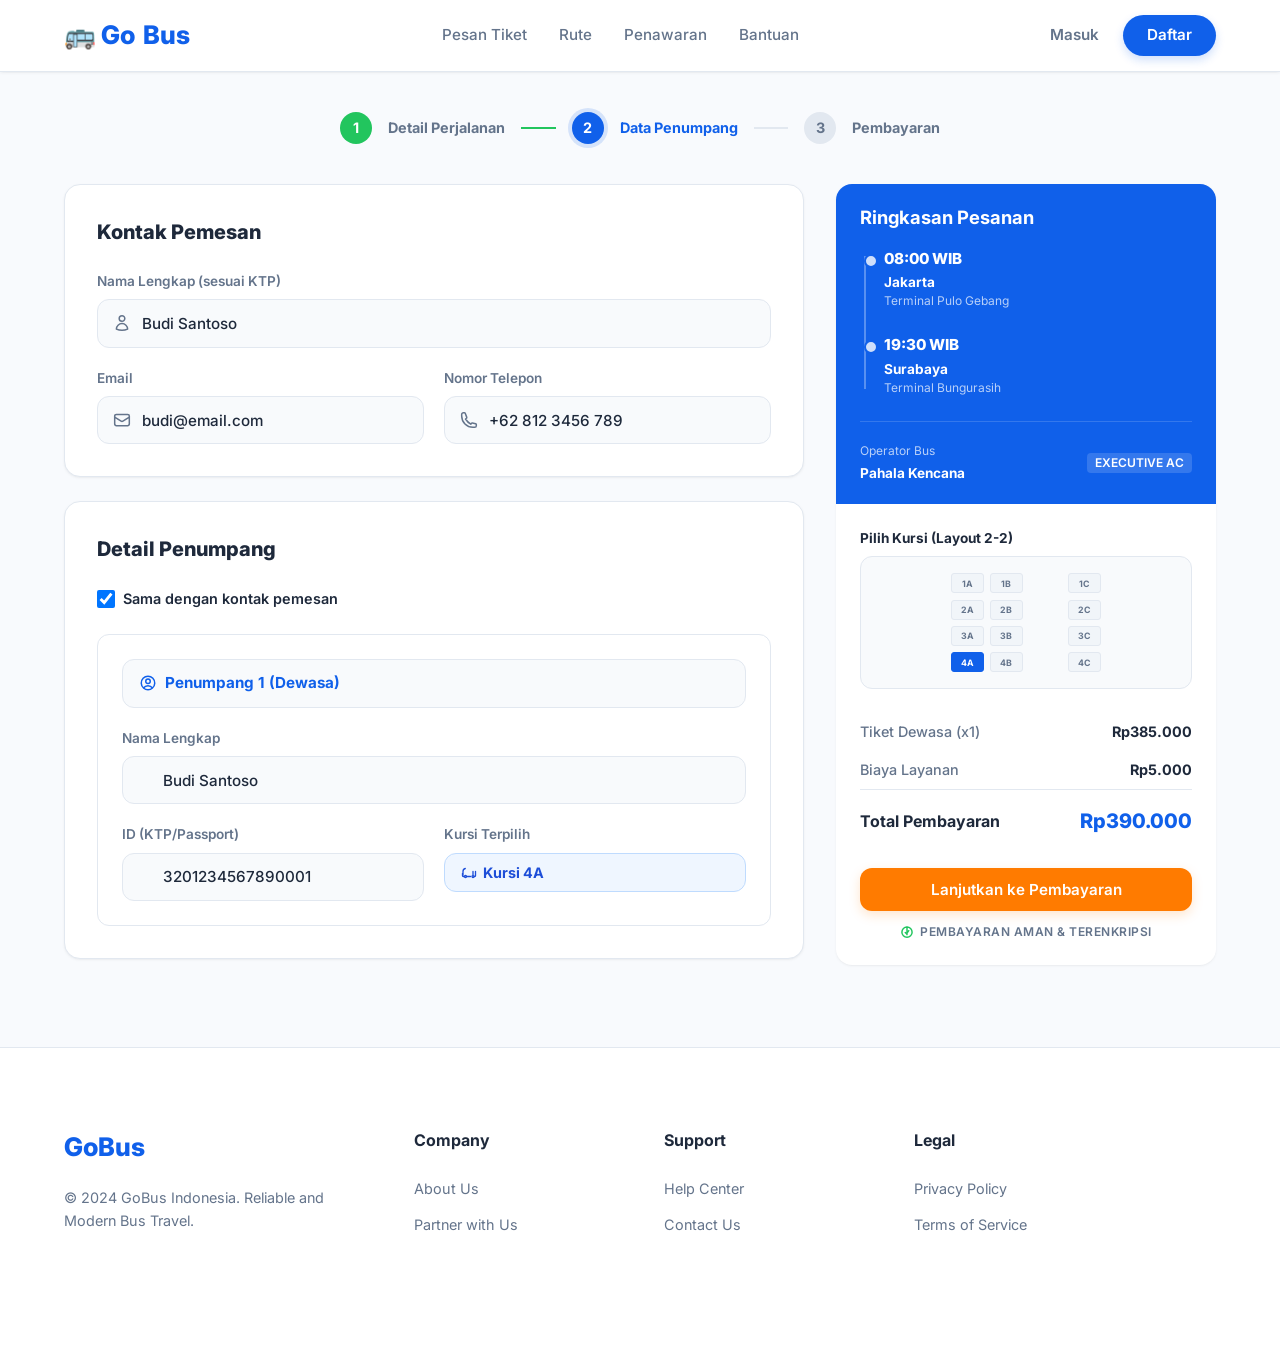
<file: public/checkout.html>
<!DOCTYPE html>
<html lang="id">
<head>
  <meta charset="UTF-8">
  <meta name="viewport" content="width=device-width, initial-scale=1.0">
  <title>Data Penumpang - GoBus</title>
  <meta name="description" content="Masukkan data penumpang untuk menyelesaikan reservasi tiket bus GoBus Anda.">
  <link rel="stylesheet" href="style.css">
  <link href="https://fonts.googleapis.com/css2?family=Inter:wght@400;500;600;700;800&display=swap" rel="stylesheet">
</head>
<body>
  <!-- NAVBAR -->
  <nav>
    <div class="logo">🚌 Go<span>Bus</span></div>
    <div class="nav-links">
      <a href="index.html">Pesan Tiket</a>
      <a href="rute.html">Rute</a>
      <a href="index.html#promo">Penawaran</a>
      <a href="contact.html">Bantuan</a>
    </div>
    <div class="nav-right">
      <a href="#" class="btn-login" onclick="openAuthModal('login', event)">Masuk</a>
      <a href="#" class="btn btn-nav" onclick="openAuthModal('register', event)">Daftar</a>
    </div>
    <div class="nav-toggle" id="navToggle">☰</div>
  </nav>

  <!-- STEPPER AND CONTENT -->
  <div class="container" style="margin-top: 2.5rem; margin-bottom: 4rem;">
    <!-- Stepper -->
    <div class="stepper-container">
      <div class="stepper">
        <div class="step-node done">
          <div class="step-circle">1</div>
          <span class="step-label" style="margin-left: 0.5rem;">Detail Perjalanan</span>
        </div>
        <div class="step-line done"></div>
        <div class="step-node active">
          <div class="step-circle">2</div>
          <span class="step-label" style="margin-left: 0.5rem;">Data Penumpang</span>
        </div>
        <div class="step-line"></div>
        <div class="step-node">
          <div class="step-circle">3</div>
          <span class="step-label" style="margin-left: 0.5rem;">Pembayaran</span>
        </div>
      </div>
    </div>

    <!-- Booking details columns -->
    <div class="seat-selection-layout">
      <!-- LEFT COLUMN: FORMS -->
      <main>
        <!-- Kontak Pemesan Card -->
        <div class="checkout-card">
          <h3>Kontak Pemesan</h3>
          <div class="checkout-grid">
            <!-- Nama Lengkap -->
            <div class="form-group full-width">
              <label>Nama Lengkap (sesuai KTP)</label>
              <div class="form-group-icon-wrapper">
                <svg xmlns="http://www.w3.org/2000/svg" fill="none" viewBox="0 0 24 24" stroke-width="2" stroke="currentColor" style="width:18px;height:18px;"><path stroke-linecap="round" stroke-linejoin="round" d="M15.75 6a3.75 3.75 0 11-7.5 0 3.75 3.75 0 017.5 0zM4.501 20.118a7.5 7.5 0 0114.998 0A17.933 17.933 0 0112 21.75c-2.676 0-5.216-.584-7.499-1.632z"/></svg>
                <input type="text" id="contactName" value="Budi Santoso" oninput="syncPassengerData()">
              </div>
            </div>

            <!-- Email -->
            <div class="form-group">
              <label>Email</label>
              <div class="form-group-icon-wrapper">
                <svg xmlns="http://www.w3.org/2000/svg" fill="none" viewBox="0 0 24 24" stroke-width="2" stroke="currentColor" style="width:18px;height:18px;"><path stroke-linecap="round" stroke-linejoin="round" d="M21.75 6.75v10.5a2.25 2.25 0 01-2.25 2.25h-15a2.25 2.25 0 01-2.25-2.25V6.75m19.5 0A2.25 2.25 0 0019.5 4.5h-15a2.25 2.25 0 00-2.25 2.25m19.5 0v.243a2.25 2.25 0 01-1.07 1.916l-7.5 4.615a2.25 2.25 0 01-2.36 0L3.32 8.91a2.25 2.25 0 01-1.07-1.916V6.75"/></svg>
                <input type="email" id="contactEmail" value="budi@email.com">
              </div>
            </div>

            <!-- Nomor Telepon -->
            <div class="form-group">
              <label>Nomor Telepon</label>
              <div class="form-group-icon-wrapper">
                <svg xmlns="http://www.w3.org/2000/svg" fill="none" viewBox="0 0 24 24" stroke-width="2" stroke="currentColor" style="width:18px;height:18px;"><path stroke-linecap="round" stroke-linejoin="round" d="M2.25 6.75c0 8.284 6.716 15 15 15h2.25a2.25 2.25 0 002.25-2.25v-1.372c0-.516-.351-.966-.852-1.091l-4.423-1.106c-.44-.11-.902.055-1.173.417l-.97 1.293c-2.824-1.802-5.188-4.166-7-7l1.293-.97c.363-.271.527-.734.417-1.173L6.963 3.102a1.125 1.125 0 00-1.11-.852H4.5A2.25 2.25 0 002.25 4.5v2.25z"/></svg>
                <input type="text" id="contactPhone" value="+62 812 3456 789">
              </div>
            </div>
          </div>
        </div>

        <!-- Detail Penumpang Card -->
        <div class="checkout-card">
          <h3>Detail Penumpang</h3>
          
          <label class="passenger-checkbox-wrapper">
            <input type="checkbox" id="syncCheckbox" checked onchange="toggleSync()">
            Sama dengan kontak pemesan
          </label>

          <!-- Passenger Card -->
          <div style="border: 1px solid var(--border); padding: 1.5rem; border-radius: var(--radius-md);">
            <div class="passenger-box-header">
              <!-- Passenger Icon -->
              <svg xmlns="http://www.w3.org/2000/svg" fill="none" viewBox="0 0 24 24" stroke-width="2" stroke="currentColor"><path stroke-linecap="round" stroke-linejoin="round" d="M17.982 18.725A7.488 7.488 0 0012 15.75a7.488 7.488 0 00-5.982 2.975m11.963 0a9 9 0 10-11.963 0m11.963 0A8.966 8.966 0 0112 21a8.966 8.966 0 01-5.982-2.275M15 9.75a3 3 0 11-6 0 3 3 0 016 0z"/></svg>
              <span>Penumpang 1 (Dewasa)</span>
            </div>

            <div class="checkout-grid">
              <!-- Nama Lengkap -->
              <div class="form-group full-width">
                <label>Nama Lengkap</label>
                <input type="text" id="passengerName" value="Budi Santoso" readonly>
              </div>

              <!-- ID / Passport -->
              <div class="form-group">
                <label>ID (KTP/Passport)</label>
                <input type="text" id="passengerIdNumber" value="3201234567890001">
              </div>

              <!-- Kursi Terpilih -->
              <div class="form-group">
                <label>Kursi Terpilih</label>
                <div class="seat-badge">
                  <!-- Seat Icon -->
                  <svg xmlns="http://www.w3.org/2000/svg" fill="none" viewBox="0 0 24 24" stroke-width="2" stroke="currentColor"><path stroke-linecap="round" stroke-linejoin="round" d="M8.25 18.75a1.5 1.5 0 01-3 0m3 0a1.5 1.5 0 00-3 0m3 0h6m-9 0H3.375a1.125 1.125 0 01-1.125-1.125V14.25m17.25 4.5a1.5 1.5 0 01-3 0m3 0a1.5 1.5 0 00-3 0m3 0h1.125c.621 0 1.129-.504 1.129-1.125V11.25M3 11.25c0-2.12 1.449-3.905 3.42-4.484M18 11.25V16.5m-15-5.25v5.25"/></svg>
                  <span id="passengerSeatLabel">Kursi 4A</span>
                </div>
              </div>
            </div>

          </div>
        </div>
      </main>

      <!-- RIGHT COLUMN: SUMMARY -->
      <aside class="details-panel">
        
        <!-- Summary Route Timeline Card with Blue Header -->
        <div class="trip-details-card" style="border: none;">
          <!-- Blue Header -->
          <div class="summary-header-blue">
            <h3 style="margin-bottom:1rem;">Ringkasan Pesanan</h3>
            
            <div class="route-timeline-blue">
              <div class="timeline-step origin">
                <div class="step-time" id="sumOriginTime">08:00 WIB</div>
                <div class="step-city" id="sumOriginCity">Jakarta</div>
                <div class="step-station" id="sumOriginStation">Terminal Pulo Gebang</div>
              </div>
              <div class="timeline-step destination">
                <div class="step-time" id="sumDestTime">19:30 WIB</div>
                <div class="step-city" id="sumDestCity">Surabaya</div>
                <div class="step-station" id="sumDestStation">Terminal Bungurasih</div>
              </div>
            </div>

            <!-- Bus Info Preview -->
            <div class="summary-bus-preview">
              <div style="display:flex; flex-direction:column; gap:0.2rem;">
                <span style="font-size:0.75rem; color:rgba(255,255,255,0.7);">Operator Bus</span>
                <span id="sumBusName" style="font-weight:700;">Pahala Kencana</span>
              </div>
              <div>
                <span class="badge" id="sumBusClass">EXECUTIVE AC</span>
              </div>
            </div>

          </div>

          <!-- Summary Body -->
          <div class="trip-details-body">
            
            <!-- Mini Layout Preview -->
            <div class="layout-preview-title">Pilih Kursi (Layout 2-2)</div>
            <div class="layout-preview-box">
              <div class="mini-bus-grid">
                <!-- Renders small 4 columns -->
                <div class="mini-seat" id="mini-seat-1A">1A</div>
                <div class="mini-seat" id="mini-seat-1B">1B</div>
                <div class="mini-seat aisle"></div>
                <div class="mini-seat" id="mini-seat-1C">1C</div>
                
                <div class="mini-seat" id="mini-seat-2A">2A</div>
                <div class="mini-seat" id="mini-seat-2B">2B</div>
                <div class="mini-seat aisle"></div>
                <div class="mini-seat" id="mini-seat-2C">2C</div>

                <div class="mini-seat" id="mini-seat-3A">3A</div>
                <div class="mini-seat" id="mini-seat-3B">3B</div>
                <div class="mini-seat aisle"></div>
                <div class="mini-seat" id="mini-seat-3C">3C</div>

                <div class="mini-seat" id="mini-seat-4A">4A</div>
                <div class="mini-seat" id="mini-seat-4B">4B</div>
                <div class="mini-seat aisle"></div>
                <div class="mini-seat" id="mini-seat-4C">4C</div>
              </div>
            </div>

            <!-- Breakdown Summary Table -->
            <table class="price-summary-table">
              <tr>
                <td class="label" id="summaryDewasaLabel">Tiket Dewasa (x1)</td>
                <td class="value" id="summaryTicketPrice">Rp385.000</td>
              </tr>
              <tr>
                <td class="label">Biaya Layanan</td>
                <td class="value" id="summaryServiceFee">Rp5.000</td>
              </tr>
              <tr class="total-row">
                <td class="total-label">Total Pembayaran</td>
                <td class="total-value" id="summaryTotalPayment">Rp390.000</td>
              </tr>
            </table>

            <!-- Submit payment link button -->
            <button class="btn btn-primary btn-checkout" onclick="submitBooking()">Lanjutkan ke Pembayaran</button>

            <!-- Bottom secure info -->
            <div class="security-info">
              <svg xmlns="http://www.w3.org/2000/svg" fill="none" viewBox="0 0 24 24" stroke-width="2.5" stroke="currentColor"><path stroke-linecap="round" stroke-linejoin="round" d="M9 12.75L11.25 15 15 9.75M12 3v13.5M12 21c-4.83 0-8.75-3.92-8.75-8.75S7.17 3.5 12 3.5s8.75 3.92 8.75 8.75-3.92 8.75-8.75 8.75z"/></svg>
              <span>Pembayaran aman & terenkripsi</span>
            </div>

          </div>
        </div>

      </aside>
    </div>
  </div>

  <!-- FOOTER -->
  <footer>
    <div class="container footer-grid">
      <div class="footer-brand">
        <div class="logo">GoBus</div>
        <p>© 2024 GoBus Indonesia. Reliable and Modern Bus Travel.</p>
      </div>
      <div class="footer-links">
        <h4>Company</h4>
        <ul>
          <li><a href="#">About Us</a></li>
          <li><a href="#">Partner with Us</a></li>
        </ul>
      </div>
      <div class="footer-links">
        <h4>Support</h4>
        <ul>
          <li><a href="#">Help Center</a></li>
          <li><a href="#">Contact Us</a></li>
        </ul>
      </div>
      <div class="footer-links">
        <h4>Legal</h4>
        <ul>
          <li><a href="#">Privacy Policy</a></li>
          <li><a href="#">Terms of Service</a></li>
        </ul>
      </div>
    </div>
  </footer>

  <div class="toast-container" id="toastContainer"></div>

  <script>
    let selectedSeats = ["4A"];
    let ticketPrice = 385000;
    let serviceFee = 5000;
    let totalPayment = 390000;
    let scheduleId = 1; // Default fallback schedule

    document.addEventListener("DOMContentLoaded", () => {
      // Load details from localStorage
      const busData = localStorage.getItem("selectedBus");
      const seatsData = localStorage.getItem("selectedSeats");
      const origin = localStorage.getItem("origin") || "Jakarta";
      const destination = localStorage.getItem("destination") || "Surabaya";
      const date = localStorage.getItem("date") || "2026-05-21";

      if (seatsData) {
        selectedSeats = JSON.parse(seatsData);
      }

      // Update Passenger Details Seat Label
      document.getElementById("passengerSeatLabel").textContent = `Kursi ${selectedSeats.join(", ")}`;

      if (busData) {
        const bus = JSON.parse(busData);
        scheduleId = bus.id;
        
        // Dynamically compute prices based on selected seat count
        const count = selectedSeats.length;
        ticketPrice = bus.price * count;
        serviceFee = 5000 * count; // Smaller service fee as per the fourth screenshot (Rp5.000)
        totalPayment = ticketPrice + serviceFee;

        document.getElementById("sumBusName").textContent = bus.bus_name;
        document.getElementById("sumBusClass").textContent = `${bus.bus_class.toUpperCase()} AC`;
        
        // Timeline times and stations
        document.getElementById("sumOriginTime").textContent = bus.departure_time + " WIB";
        document.getElementById("sumDestTime").textContent = bus.arrival_time + " WIB";
        
        document.getElementById("sumOriginCity").textContent = origin;
        document.getElementById("sumDestCity").textContent = destination;
        document.getElementById("sumOriginStation").textContent = bus.departure_station;
        document.getElementById("sumDestStation").textContent = bus.arrival_station;
      }

      // Populate pricing breakdown table
      document.getElementById("summaryDewasaLabel").textContent = `Tiket Dewasa (x${selectedSeats.length})`;
      document.getElementById("summaryTicketPrice").textContent = "Rp" + ticketPrice.toLocaleString('id-ID');
      document.getElementById("summaryServiceFee").textContent = "Rp" + serviceFee.toLocaleString('id-ID');
      document.getElementById("summaryTotalPayment").textContent = "Rp" + totalPayment.toLocaleString('id-ID');

      // Pre-populate contact fields if user is logged in
      const userStr = localStorage.getItem('gobus_user');
      if (userStr) {
        const user = JSON.parse(userStr);
        if (user.name) document.getElementById("contactName").value = user.name;
        if (user.email) document.getElementById("contactEmail").value = user.email;
        if (user.phone) document.getElementById("contactPhone").value = user.phone;
      }

      // Update mini bus grid highlighted seats
      selectedSeats.forEach(seat => {
        const seatId = `mini-seat-${seat}`;
        const el = document.getElementById(seatId);
        if (el) {
          el.classList.add("selected");
        } else {
          // If the seat is e.g. 3A and doesn't exist in our hardcoded mini-grid, we can create it dynamically
          const grid = document.querySelector(".mini-bus-grid");
          if (grid) {
            const newSeat = document.createElement("div");
            newSeat.className = "mini-seat selected";
            newSeat.id = seatId;
            newSeat.textContent = seat;
            grid.appendChild(newSeat);
          }
        }
      });
    });

    function toast(msg, type = 'success') {
      const c = document.getElementById('toastContainer');
      if (!c) return;
      const t = document.createElement('div');
      t.className = `toast ${type}`;
      const icons = { success: '✅', error: '❌', info: 'ℹ️', warning: '⚠️' };
      t.innerHTML = `<span>${icons[type] || 'ℹ️'} ${msg}</span>`;
      c.appendChild(t);
      setTimeout(() => {
        t.style.animation = 'slideOut .3s ease forwards';
        setTimeout(() => t.remove(), 300);
      }, 3500);
    }

    function toggleSync() {
      const isChecked = document.getElementById("syncCheckbox").checked;
      const pName = document.getElementById("passengerName");
      
      if (isChecked) {
        pName.value = document.getElementById("contactName").value;
        pName.readOnly = true;
      } else {
        pName.readOnly = false;
        pName.value = "";
      }
    }

    function syncPassengerData() {
      const isChecked = document.getElementById("syncCheckbox").checked;
      if (isChecked) {
        document.getElementById("passengerName").value = document.getElementById("contactName").value;
      }
    }

    async function submitBooking() {
      const cName = document.getElementById("contactName").value.trim();
      const cEmail = document.getElementById("contactEmail").value.trim();
      const cPhone = document.getElementById("contactPhone").value.trim();
      
      const pName = document.getElementById("passengerName").value.trim();
      const pId = document.getElementById("passengerIdNumber").value.trim();

      if (!cName || !cEmail || !cPhone || !pName || !pId) {
        toast("Silakan lengkapi seluruh kolom kontak dan data penumpang!", "warning");
        return;
      }

      if (!cEmail.includes("@")) {
        toast("Masukkan format email yang valid!", "warning");
        return;
      }

      // Call API /api/booking
      const bookingPayload = {
        schedule_id: scheduleId,
        passenger_name: pName,
        passenger_phone: cPhone,
        passenger_email: cEmail,
        passenger_id_number: pId,
        seat_numbers: selectedSeats.join(",")
      };

      try {
        const response = await fetch('/api/booking', {
          method: 'POST',
          headers: {
            'Content-Type': 'application/json'
          },
          body: JSON.stringify(bookingPayload)
        });

        const resData = await response.json();
        
        if (resData.success) {
          localStorage.setItem("bookingCode", resData.booking_code);
          localStorage.setItem("bookingTotal", resData.total_price || totalPayment);
          toast("Pemesanan berhasil dibuat! Mengalihkan ke pembayaran...", "success");
          setTimeout(() => {
            window.location.href = "payment.html";
          }, 1000);
        } else {
          toast(resData.message || "Gagal membuat pemesanan", "error");
        }
      } catch (err) {
        // Fallback for demo in case MySQL server isn't connected
        console.error("Booking API Error:", err);
        
        // Generate beautiful mockup booking details
        const mockCode = "GB" + Math.floor(10000000 + Math.random() * 90000000);
        localStorage.setItem("bookingCode", mockCode);
        localStorage.setItem("bookingTotal", totalPayment);
        
        toast("Koneksi server lokal terputus. Menggunakan Mode Demo: Reservasi berhasil dibuat!", "info");
        setTimeout(() => {
          window.location.href = "payment.html";
        }, 1200);
      }
    }
  </script>
  <script src="script.js"></script>
</body>
</html>
</file>
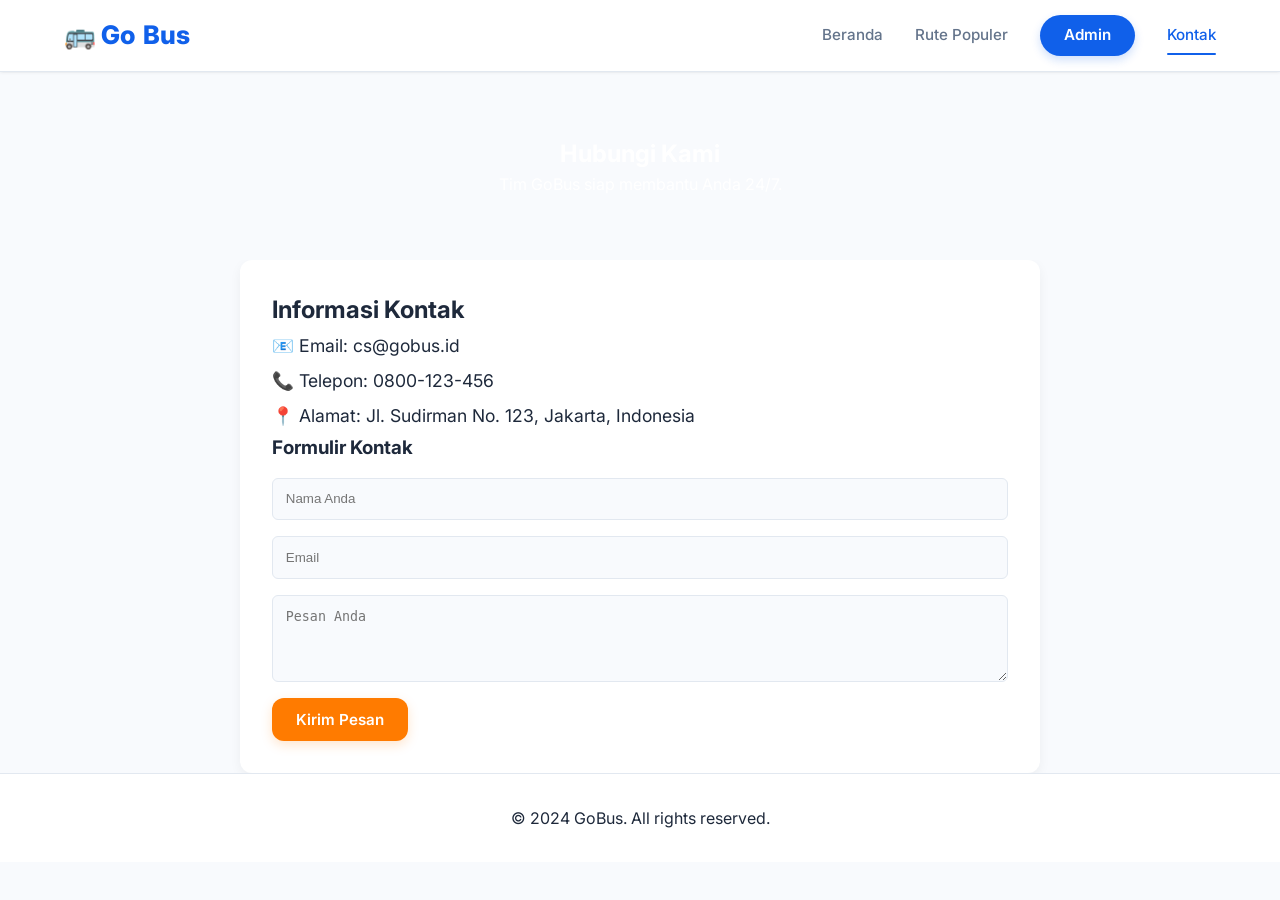
<file: public/contact.html>
<!DOCTYPE html>
<html lang="id">
<head>
  <meta charset="UTF-8">
  <meta name="viewport" content="width=device-width,initial-scale=1.0">
  <title>Kontak - GoBus</title>
  <meta name="description" content="Hubungi tim GoBus untuk bantuan, pertanyaan, atau kerjasama.">
  <link rel="stylesheet" href="style.css">
</head>
<body>
  <!-- NAVBAR -->
  <nav>
    <div class="logo">🚌 Go<span>Bus</span></div>
    <div class="nav-links">
      <a href="index.html">Beranda</a>
      <a href="#popular">Rute Populer</a>
      <a href="admin.html" class="btn-nav btn">Admin</a>
      <a href="contact.html" class="active">Kontak</a>
    </div>
  </nav>

  <section class="hero" style="padding:4rem 0; text-align:center; background:var(--bg);">
    <h1>Hubungi Kami</h1>
    <p>Tim GoBus siap membantu Anda 24/7.</p>
  </section>

  <section class="contact-section" style="max-width:800px; margin:auto; padding:2rem; background:var(--card); border-radius:12px; box-shadow:0 4px 12px rgba(0,0,0,0.05);">
    <h2>Informasi Kontak</h2>
    <ul style="list-style:none; padding:0; font-size:1.1rem; line-height:2;">
      <li>📧 Email: <a href="mailto:cs@gobus.id">cs@gobus.id</a></li>
      <li>📞 Telepon: <a href="tel:0800-123-456">0800-123-456</a></li>
      <li>📍 Alamat: Jl. Sudirman No. 123, Jakarta, Indonesia</li>
    </ul>
    <h3>Formulir Kontak</h3>
    <form id="contactForm" style="display:flex; flex-direction:column; gap:1rem; margin-top:1rem;">
      <input type="text" placeholder="Nama Anda" required style="padding:0.8rem; border:1px solid var(--border); border-radius:6px; background:var(--bg); color:var(--text);">
      <input type="email" placeholder="Email" required style="padding:0.8rem; border:1px solid var(--border); border-radius:6px; background:var(--bg); color:var(--text);">
      <textarea placeholder="Pesan Anda" rows="4" required style="padding:0.8rem; border:1px solid var(--border); border-radius:6px; background:var(--bg); color:var(--text);"></textarea>
      <button type="submit" class="btn btn-primary" style="width:max-content; align-self:flex-start;">Kirim Pesan</button>
    </form>
  </section>

  <footer style="text-align:center; padding:2rem; color:var(--muted);">
    <p>© 2024 GoBus. All rights reserved.</p>
  </footer>

  <script>
    document.getElementById('contactForm').addEventListener('submit', function(e){
      e.preventDefault();
      alert('Terima kasih! Pesan Anda telah dikirim.');
      this.reset();
    });
  </script>
</body>
</html>
</file>
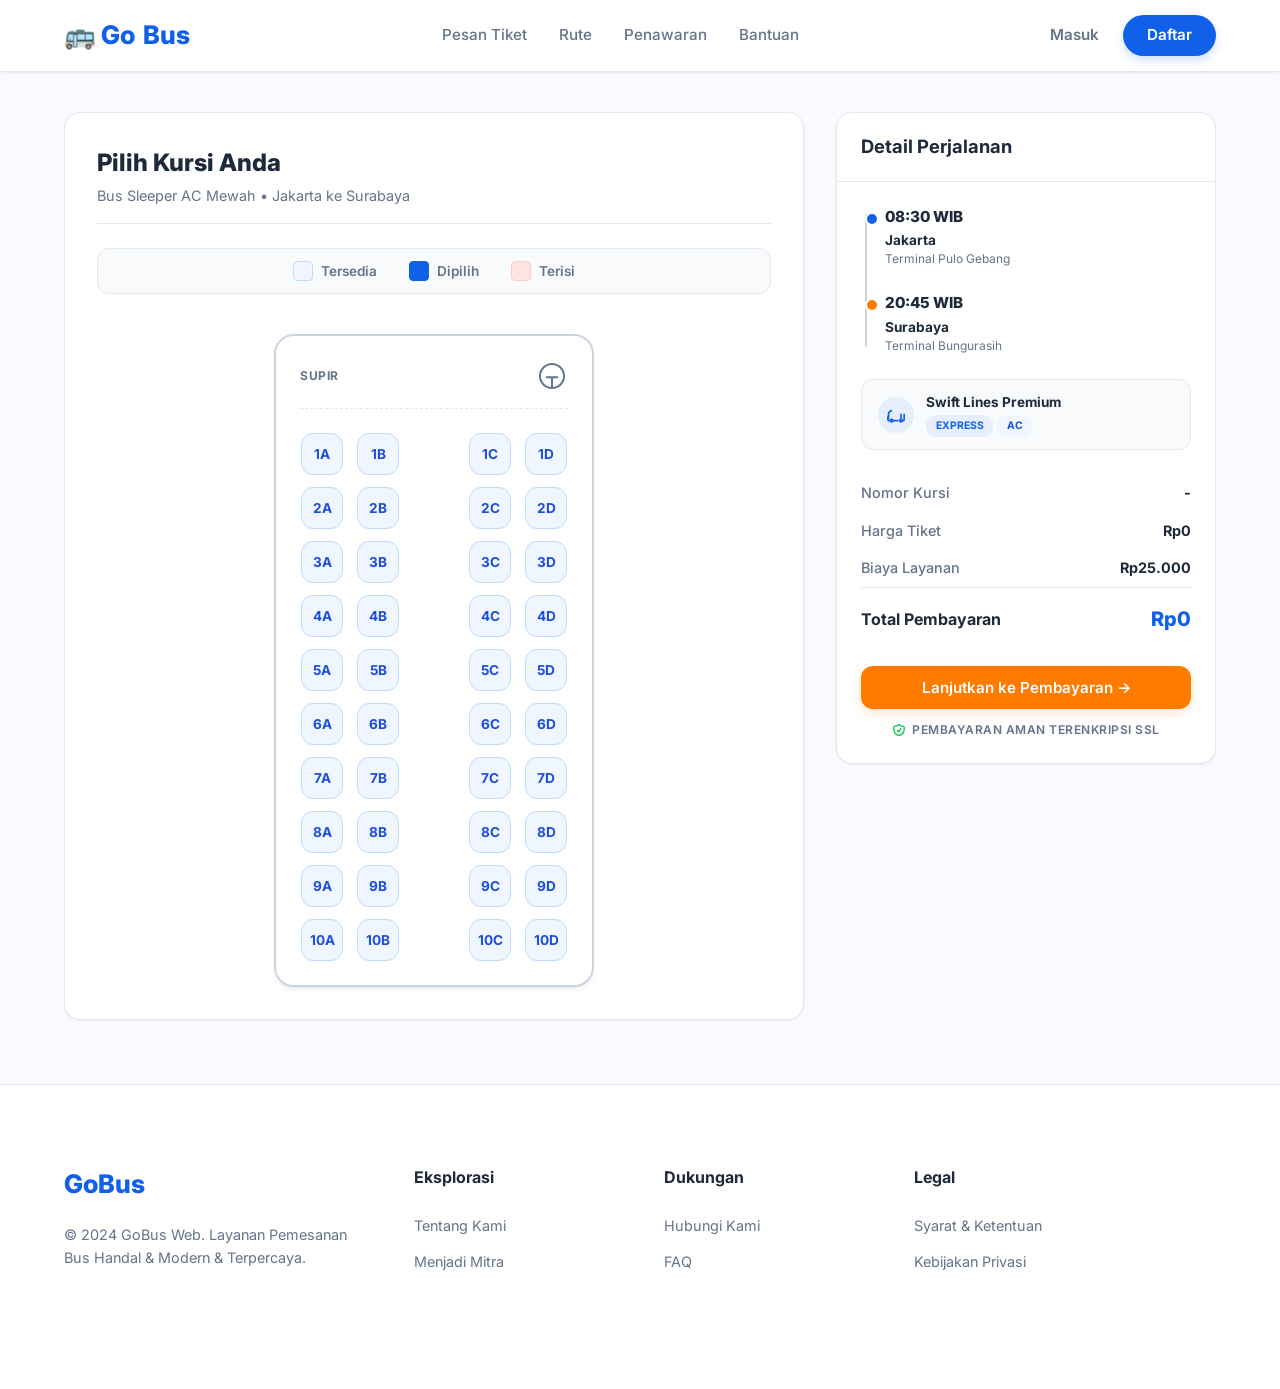
<file: public/seat.html>
<!DOCTYPE html>
<html lang="id">
<head>
  <meta charset="UTF-8">
  <meta name="viewport" content="width=device-width, initial-scale=1.0">
  <title>Pilih Kursi - GoBus</title>
  <meta name="description" content="Pilih kursi favorit Anda untuk perjalanan yang nyaman dengan GoBus.">
  <link rel="stylesheet" href="style.css">
  <link href="https://fonts.googleapis.com/css2?family=Inter:wght@400;500;600;700;800&display=swap" rel="stylesheet">
</head>
<body>
  <!-- NAVBAR -->
  <nav>
    <div class="logo">🚌 Go<span>Bus</span></div>
    <div class="nav-links">
      <a href="index.html">Pesan Tiket</a>
      <a href="rute.html">Rute</a>
      <a href="index.html#promo">Penawaran</a>
      <a href="contact.html">Bantuan</a>
    </div>
    <div class="nav-right">
      <a href="#" class="btn-login" onclick="openAuthModal('login', event)">Masuk</a>
      <a href="#" class="btn btn-nav" onclick="openAuthModal('register', event)">Daftar</a>
    </div>
    <div class="nav-toggle" id="navToggle">☰</div>
  </nav>

  <!-- SEAT CONTAINER -->
  <div class="container" style="margin-top: 2.5rem; margin-bottom: 4rem;">
    <!-- Seat Selection Layout -->
    <div class="seat-selection-layout">
      
      <!-- LEFT COLUMN: SEAT MAP -->
      <main class="seat-selection-card">
        <div class="seat-selection-header">
          <h2>Pilih Kursi Anda</h2>
          <p id="busSubTitle">Bus Sleeper AC Mewah • Jakarta ke Surabaya</p>
        </div>

        <!-- Legend -->
        <div class="seat-legend">
          <div class="legend-item">
            <div class="legend-color available"></div>
            <span>Tersedia</span>
          </div>
          <div class="legend-item">
            <div class="legend-color selected"></div>
            <span>Dipilih</span>
          </div>
          <div class="legend-item">
            <div class="legend-color booked"></div>
            <span>Terisi</span>
          </div>
        </div>

        <!-- Bus Visual Seat Layout Card -->
        <div class="bus-layout-wrapper">
          <!-- Steering wheel / Driver area -->
          <div class="bus-driver-area">
            <span class="driver-label">Supir</span>
            <div class="steering-wheel-icon">
              <!-- Steering Wheel SVG -->
              <svg xmlns="http://www.w3.org/2000/svg" fill="none" viewBox="0 0 24 24" stroke-width="1.5" stroke="currentColor" style="width:32px;height:32px;">
                <path stroke-linecap="round" stroke-linejoin="round" d="M12 21a9 9 0 100-18 9 9 0 000 18zm0 0v-8m0 0H8m4 0h4" />
              </svg>
            </div>
          </div>

          <!-- Seat Grid -->
          <div class="seat-grid" id="seatGrid">
            <!-- Renders Row 1-6 -->
            <!-- Row 1 -->
            <div class="seat-row">
              <div class="seat-cell"><div class="seat available" onclick="toggleSeat(this, '1A')">1A</div></div>
              <div class="seat-cell"><div class="seat available" onclick="toggleSeat(this, '1B')">1B</div></div>
              <div class="seat-cell aisle"></div>
              <div class="seat-cell"><div class="seat available" onclick="toggleSeat(this, '1C')">1C</div></div>
              <div class="seat-cell"><div class="seat available" onclick="toggleSeat(this, '1D')">1D</div></div>
            </div>
            
            <!-- Row 2 -->
            <div class="seat-row">
              <div class="seat-cell"><div class="seat booked">2A</div></div>
              <div class="seat-cell"><div class="seat booked">2B</div></div>
              <div class="seat-cell aisle"></div>
              <div class="seat-cell"><div class="seat available" onclick="toggleSeat(this, '2C')">2C</div></div>
              <div class="seat-cell"><div class="seat available" onclick="toggleSeat(this, '2D')">2D</div></div>
            </div>

            <!-- Row 3 -->
            <div class="seat-row">
              <div class="seat-cell"><div class="seat selected" id="defaultSeat3A" onclick="toggleSeat(this, '3A')">3A</div></div>
              <div class="seat-cell"><div class="seat available" onclick="toggleSeat(this, '3B')">3B</div></div>
              <div class="seat-cell aisle"></div>
              <div class="seat-cell"><div class="seat available" onclick="toggleSeat(this, '3C')">3C</div></div>
              <div class="seat-cell"><div class="seat available" onclick="toggleSeat(this, '3D')">3D</div></div>
            </div>

            <!-- Row 4 -->
            <div class="seat-row">
              <div class="seat-cell"><div class="seat available" onclick="toggleSeat(this, '4A')">4A</div></div>
              <div class="seat-cell"><div class="seat available" onclick="toggleSeat(this, '4B')">4B</div></div>
              <div class="seat-cell aisle"></div>
              <div class="seat-cell"><div class="seat booked">4C</div></div>
              <div class="seat-cell"><div class="seat booked">4D</div></div>
            </div>

            <!-- Row 5 -->
            <div class="seat-row">
              <div class="seat-cell"><div class="seat available" onclick="toggleSeat(this, '5A')">5A</div></div>
              <div class="seat-cell"><div class="seat available" onclick="toggleSeat(this, '5B')">5B</div></div>
              <div class="seat-cell aisle"></div>
              <div class="seat-cell"><div class="seat available" onclick="toggleSeat(this, '5C')">5C</div></div>
              <div class="seat-cell"><div class="seat available" onclick="toggleSeat(this, '5D')">5D</div></div>
            </div>

            <!-- Row 6 -->
            <div class="seat-row" style="grid-template-columns: repeat(6, 1fr);">
              <div class="seat-cell"><div class="seat available" onclick="toggleSeat(this, '6A')">6A</div></div>
              <div class="seat-cell"><div class="seat available" onclick="toggleSeat(this, '6B')">6B</div></div>
              <div class="seat-cell"><div class="seat available" onclick="toggleSeat(this, '6C')">6C</div></div>
              <div class="seat-cell aisle" style="grid-column: 4;"></div>
              <div class="seat-cell"><div class="seat available" onclick="toggleSeat(this, '6D')">6D</div></div>
              <div class="seat-cell"><div class="seat available" onclick="toggleSeat(this, '6E')">6E</div></div>
            </div>
          </div>
        </div>
      </main>

      <!-- RIGHT COLUMN: DETAILS -->
      <aside class="details-panel">
        <div class="trip-details-card">
          <div class="trip-details-header">
            <h3>Detail Perjalanan</h3>
          </div>
          <div class="trip-details-body">
            
            <!-- Timing vertical timeline -->
            <div class="trip-info-timeline">
              <div class="timeline-step origin">
                <div class="step-time" id="depTime">08:30 WIB</div>
                <div class="step-city" id="originCity">Jakarta</div>
                <div class="step-station" id="depStation">Terminal Pulo Gebang</div>
              </div>
              <div class="timeline-step destination">
                <div class="step-time" id="arrTime">20:45 WIB</div>
                <div class="step-city" id="destCity">Surabaya</div>
                <div class="step-station" id="arrStation">Terminal Bungurasih</div>
              </div>
            </div>

            <!-- Trip Bus Card -->
            <div class="trip-bus-card">
              <div class="trip-bus-icon">
                <svg xmlns="http://www.w3.org/2000/svg" fill="none" viewBox="0 0 24 24" stroke-width="2" stroke="currentColor" style="width:20px;height:20px;"><path stroke-linecap="round" stroke-linejoin="round" d="M8.25 18.75a1.5 1.5 0 01-3 0m3 0a1.5 1.5 0 00-3 0m3 0h6m-9 0H3.375a1.125 1.125 0 01-1.125-1.125V14.25m17.25 4.5a1.5 1.5 0 01-3 0m3 0a1.5 1.5 0 00-3 0m3 0h1.125c.621 0 1.129-.504 1.129-1.125V11.25M3 11.25c0-2.12 1.449-3.905 3.42-4.484M18 11.25V16.5m-15-5.25v5.25"/></svg>
              </div>
              <div class="trip-bus-info">
                <h4 id="busName">Swift Lines Premium</h4>
                <div class="badges">
                  <span class="bus-class-badge class-blue" style="font-size:0.65rem;" id="busClassBadge">EXPRESS</span>
                  <span class="bus-class-badge" style="font-size:0.65rem; background-color:#eff6ff;color:#1d4ed8;">AC</span>
                </div>
              </div>
            </div>

            <!-- Price Breakdown Table -->
            <table class="price-summary-table">
              <tr>
                <td class="label">Nomor Kursi</td>
                <td class="value" id="chosenSeatsLabel">3A</td>
              </tr>
              <tr>
                <td class="label">Harga Tiket</td>
                <td class="value" id="ticketPriceLabel">Rp450.000</td>
              </tr>
              <tr>
                <td class="label">Biaya Layanan</td>
                <td class="value">Rp25.000</td>
              </tr>
              <tr class="total-row">
                <td class="total-label">Total Pembayaran</td>
                <td class="total-value" id="totalPaymentLabel">Rp475.000</td>
              </tr>
            </table>

            <!-- Action Button -->
            <button class="btn btn-primary btn-checkout" onclick="proceedToCheckout()">Lanjutkan ke Pembayaran →</button>

            <!-- SSL Secure Info -->
            <div class="security-info">
              <svg xmlns="http://www.w3.org/2000/svg" fill="none" viewBox="0 0 24 24" stroke-width="2.5" stroke="currentColor"><path stroke-linecap="round" stroke-linejoin="round" d="M9 12.75L11.25 15 15 9.75m-3-7.036A11.959 11.959 0 013.598 6 11.99 11.99 0 003 9.749c0 5.592 3.824 10.29 9 11.623 5.176-1.332 9-6.03 9-11.622 0-1.31-.21-2.571-.598-3.751A11.959 11.959 0 0112 2.714z"/></svg>
              <span>PEMBAYARAN AMAN TERENKRIPSI SSL</span>
            </div>

          </div>
        </div>
      </aside>

    </div>
  </div>

  <!-- FOOTER -->
  <footer>
    <div class="container footer-grid">
      <div class="footer-brand">
        <div class="logo">GoBus</div>
        <p>© 2024 GoBus Web. Layanan Pemesanan Bus Handal & Modern & Terpercaya.</p>
      </div>
      <div class="footer-links">
        <h4>Eksplorasi</h4>
        <ul>
          <li><a href="#">Tentang Kami</a></li>
          <li><a href="#">Menjadi Mitra</a></li>
        </ul>
      </div>
      <div class="footer-links">
        <h4>Dukungan</h4>
        <ul>
          <li><a href="#">Hubungi Kami</a></li>
          <li><a href="#">FAQ</a></li>
        </ul>
      </div>
      <div class="footer-links">
        <h4>Legal</h4>
        <ul>
          <li><a href="#">Syarat & Ketentuan</a></li>
          <li><a href="#">Kebijakan Privasi</a></li>
        </ul>
      </div>
    </div>
  </footer>

  <div class="toast-container" id="toastContainer"></div>

  <script>
    let selectedSeatsList = [];
    let basePricePerSeat = 450000;
    const serviceFee = 25000;
    let scheduleId = null;
    let totalSeatsCount = 40;

    document.addEventListener("DOMContentLoaded", () => {
      // Load details from localStorage
      const busData = localStorage.getItem("selectedBus");
      const origin = localStorage.getItem("origin") || "Jakarta";
      const destination = localStorage.getItem("destination") || "Surabaya";

      if (busData) {
        const bus = JSON.parse(busData);
        basePricePerSeat = bus.price;
        scheduleId = bus.id;
        totalSeatsCount = bus.total_seats || 40;
        
        document.getElementById("busName").textContent = bus.bus_name;
        document.getElementById("busSubTitle").textContent = `${bus.bus_name} • ${origin} ke ${destination}`;
        document.getElementById("busClassBadge").textContent = bus.bus_class;
        
        // Update timing and stations based on data
        document.getElementById("depTime").textContent = bus.departure_time + " WIB";
        document.getElementById("arrTime").textContent = bus.arrival_time + " WIB";
        document.getElementById("originCity").textContent = origin;
        document.getElementById("destCity").textContent = destination;
        document.getElementById("depStation").textContent = bus.departure_station;
        document.getElementById("arrStation").textContent = bus.arrival_station;

        loadSeats();
      } else {
        // Fallback to static render if no bus data
        generateSeatGrid(totalSeatsCount, []);
      }

      calculatePricing();
    });

    async function loadSeats() {
      if (!scheduleId) return;
      try {
        const res = await fetch(`/api/seats/${scheduleId}`);
        const data = await res.json();
        if (data.success) {
          generateSeatGrid(totalSeatsCount, data.booked || []);
        } else {
          generateSeatGrid(totalSeatsCount, []);
        }
      } catch (err) {
        console.error("Error fetching booked seats:", err);
        generateSeatGrid(totalSeatsCount, []);
      }
    }

    function generateSeatGrid(total, booked) {
      const container = document.getElementById("seatGrid");
      const rows = Math.ceil(total / 4);
      let html = "";
      
      for (let r = 1; r <= rows; r++) {
        const cols = ['A', 'B', 'Aisle', 'C', 'D'];
        html += `<div class="seat-row">`;
        for (const col of cols) {
          if (col === 'Aisle') {
            html += `<div class="seat-cell aisle"></div>`;
          } else {
            const seatNum = `${r}${col}`;
            const isBooked = booked.includes(seatNum);
            const isSelected = selectedSeatsList.includes(seatNum);
            
            let seatClass = "available";
            if (isBooked) seatClass = "booked";
            else if (isSelected) seatClass = "selected";
            
            html += `
              <div class="seat-cell">
                <div class="seat ${seatClass}" onclick="toggleSeat(this, '${seatNum}')">${seatNum}</div>
              </div>`;
          }
        }
        html += `</div>`;
      }
      container.innerHTML = html;
    }

    function toast(msg, type = 'success') {
      const c = document.getElementById('toastContainer');
      if (!c) return;
      const t = document.createElement('div');
      t.className = `toast ${type}`;
      const icons = { success: '✅', error: '❌', info: 'ℹ️', warning: '⚠️' };
      t.innerHTML = `<span>${icons[type] || 'ℹ️'} ${msg}</span>`;
      c.appendChild(t);
      setTimeout(() => {
        t.style.animation = 'slideOut .3s ease forwards';
        setTimeout(() => t.remove(), 300);
      }, 3500);
    }

    function toggleSeat(seatEl, seatNum) {
      if (seatEl.classList.contains("booked")) return;

      if (seatEl.classList.contains("selected")) {
        // Deselect
        seatEl.classList.remove("selected");
        seatEl.classList.add("available");
        selectedSeatsList = selectedSeatsList.filter(s => s !== seatNum);
      } else {
        // Select
        seatEl.classList.remove("available");
        seatEl.classList.add("selected");
        selectedSeatsList.push(seatNum);
      }

      calculatePricing();
    }

    function calculatePricing() {
      const count = selectedSeatsList.length;
      document.getElementById("chosenSeatsLabel").textContent = count > 0 ? selectedSeatsList.join(", ") : "-";
      
      const ticketTotal = basePricePerSeat * count;
      document.getElementById("ticketPriceLabel").textContent = "Rp" + ticketTotal.toLocaleString('id-ID');
      
      const totalPayment = count > 0 ? (ticketTotal + serviceFee) : 0;
      document.getElementById("totalPaymentLabel").textContent = "Rp" + totalPayment.toLocaleString('id-ID');
    }

    function proceedToCheckout() {
      if (selectedSeatsList.length === 0) {
        toast("Silakan pilih minimal 1 kursi!", "warning");
        return;
      }

      // Save choices to localStorage
      localStorage.setItem("selectedSeats", JSON.stringify(selectedSeatsList));
      localStorage.setItem("ticketTotal", basePricePerSeat * selectedSeatsList.length);
      localStorage.setItem("serviceFee", serviceFee);
      localStorage.setItem("totalPayment", (basePricePerSeat * selectedSeatsList.length) + serviceFee);

      // Redirect to checkout.html
      window.location.href = "checkout.html";
    }
  </script>
  <script src="script.js"></script>
</body>
</html>
</file>
<file: public/style.css>
@import url('https://fonts.googleapis.com/css2?family=Inter:wght@300;400;500;600;700;800&display=swap');

:root {
  --primary: #1060ea;
  --primary-hover: #0c4ec2;
  --accent: #ff7b00;
  --accent-hover: #e06a00;
  --bg: #f8fafd;
  --card: #ffffff;
  --text: #1e293b;
  --text-muted: #64748b;
  --border: #e2e8f0;
  --success: #22c55e;
  --danger: #ef4444;
  --warning: #f59e0b;
  --gold: #f59e0b;
  --radius-sm: 8px;
  --radius-md: 12px;
  --radius-lg: 16px;
  --shadow-sm: 0 1px 3px 0 rgba(0, 0, 0, 0.05), 0 1px 2px -1px rgba(0, 0, 0, 0.05);
  --shadow-md: 0 4px 6px -1px rgba(0, 0, 0, 0.05), 0 2px 4px -2px rgba(0, 0, 0, 0.05);
  --shadow-lg: 0 10px 15px -3px rgba(0, 0, 0, 0.05), 0 4px 6px -4px rgba(0, 0, 0, 0.05);
  --shadow-xl: 0 20px 25px -5px rgba(0, 0, 0, 0.06), 0 8px 10px -6px rgba(0, 0, 0, 0.06);
}

* {
  margin: 0;
  padding: 0;
  box-sizing: border-box;
}

body {
  font-family: 'Inter', sans-serif;
  background-color: var(--bg);
  color: var(--text);
  min-height: 100vh;
  overflow-x: hidden;
  line-height: 1.5;
}

a {
  text-decoration: none;
  color: inherit;
}

.hidden {
  display: none !important;
}

.container {
  width: 100%;
  max-width: 1200px;
  margin: 0 auto;
  padding: 0 1.5rem;
}

/* NAVBAR */
nav {
  background: var(--card);
  border-bottom: 1px solid var(--border);
  height: 72px;
  display: flex;
  align-items: center;
  justify-content: space-between;
  position: sticky;
  top: 0;
  z-index: 999;
  padding: 0 5%;
  box-shadow: var(--shadow-sm);
}

.logo {
  font-size: 1.6rem;
  font-weight: 800;
  color: var(--primary);
  display: flex;
  align-items: center;
  gap: 0.5rem;
  user-select: none;
}

.nav-links {
  display: flex;
  gap: 2rem;
  align-items: center;
}

.nav-links a {
  color: var(--text-muted);
  font-size: 0.95rem;
  font-weight: 500;
  transition: all 0.2s ease;
  position: relative;
  padding: 0.5rem 0;
}

.nav-links a:hover, .nav-links a.active {
  color: var(--primary);
}

.nav-links a.active::after {
  content: '';
  position: absolute;
  bottom: 0;
  left: 0;
  width: 100%;
  height: 2px;
  background-color: var(--primary);
  border-radius: 2px;
}

.nav-right {
  display: flex;
  align-items: center;
  gap: 1.5rem;
}

.nav-right .btn-login {
  color: var(--text-muted);
  font-size: 0.95rem;
  font-weight: 600;
  transition: color 0.2s;
}

.nav-right .btn-login:hover {
  color: var(--primary);
}

.btn-nav {
  background-color: var(--primary);
  color: #fff !important;
  padding: 0.6rem 1.5rem !important;
  border-radius: 30px !important;
  font-weight: 600 !important;
  box-shadow: 0 4px 10px rgba(16, 96, 234, 0.2);
  transition: all 0.2s !important;
}

.btn-nav:hover {
  background-color: var(--primary-hover) !important;
  transform: translateY(-1px);
  box-shadow: 0 6px 14px rgba(16, 96, 234, 0.3);
}

.nav-toggle {
  display: none;
  font-size: 1.5rem;
  cursor: pointer;
  color: var(--text);
}

/* BUTTONS */
.btn {
  padding: 0.75rem 1.5rem;
  border-radius: var(--radius-md);
  border: none;
  font-size: 0.95rem;
  font-weight: 600;
  cursor: pointer;
  transition: all 0.2s ease;
  display: inline-flex;
  align-items: center;
  justify-content: center;
  gap: 0.5rem;
  font-family: inherit;
}

.btn-primary {
  background-color: var(--accent);
  color: #fff;
  box-shadow: 0 4px 12px rgba(255, 123, 0, 0.2);
}

.btn-primary:hover {
  background-color: var(--accent-hover);
  transform: translateY(-1px);
  box-shadow: 0 6px 16px rgba(255, 123, 0, 0.3);
}

.btn-primary:active {
  transform: translateY(0);
}

.btn-secondary {
  background-color: #f1f5f9;
  color: var(--text);
  border: 1px solid var(--border);
}

.btn-secondary:hover {
  background-color: #e2e8f0;
}

.btn-success {
  background-color: var(--success);
  color: #fff;
}

.btn-success:hover {
  background-color: #1aa14c;
}

.btn-danger {
  background-color: var(--danger);
  color: #fff;
}

.btn-danger:hover {
  background-color: #d32f2f;
}

.btn-sm {
  padding: 0.5rem 1rem;
  font-size: 0.85rem;
  border-radius: var(--radius-sm);
}

.btn-lg {
  padding: 1rem 2rem;
  font-size: 1.05rem;
  border-radius: var(--radius-lg);
}

/* HERO SECTION */
.hero {
  background: linear-gradient(135deg, #1060ea 0%, #0c4ec2 100%);
  color: #ffffff;
  padding: 5rem 0 7rem;
  text-align: center;
  position: relative;
}

.hero-text h1 {
  font-size: 2.75rem;
  font-weight: 800;
  line-height: 1.2;
  margin-bottom: 1.25rem;
  letter-spacing: -0.5px;
}

.hero-text p {
  font-size: 1.15rem;
  color: rgba(255, 255, 255, 0.85);
  max-width: 700px;
  margin: 0 auto;
  line-height: 1.6;
}

/* SEARCH SECTION & BOX */
.search-section {
  position: relative;
  margin-top: -3.5rem;
  z-index: 10;
  padding-bottom: 4rem;
}

.search-box {
  background: var(--card);
  border-radius: var(--radius-lg);
  padding: 1.5rem 2rem;
  border: 1px solid var(--border);
  box-shadow: var(--shadow-xl);
}

.search-grid {
  display: grid;
  grid-template-columns: 1.2fr 1.2fr 1.2fr 0.8fr;
  gap: 1.25rem;
  align-items: flex-end;
}

.form-group {
  display: flex;
  flex-direction: column;
  gap: 0.5rem;
  position: relative;
}

.form-group label {
  font-size: 0.85rem;
  color: var(--text-muted);
  font-weight: 600;
  display: flex;
  align-items: center;
  gap: 0.4rem;
}

.form-group-input-wrapper {
  position: relative;
  display: flex;
  align-items: center;
}

.form-group-input-wrapper svg {
  position: absolute;
  left: 1rem;
  color: var(--text-muted);
  width: 18px;
  height: 18px;
  pointer-events: none;
}

.form-group input, .form-group select {
  width: 100%;
  background: #f8fafc;
  border: 1px solid var(--border);
  color: var(--text);
  padding: 0.85rem 1rem 0.85rem 2.5rem;
  border-radius: var(--radius-md);
  font-size: 0.95rem;
  font-weight: 500;
  outline: none;
  transition: all 0.2s;
  font-family: inherit;
}

.form-group input:focus, .form-group select:focus {
  border-color: var(--primary);
  background: #fff;
  box-shadow: 0 0 0 3px rgba(16, 96, 234, 0.1);
}

.btn-search {
  height: 50px;
  width: 100%;
}

/* FEATURES SECTION */
.features-section {
  padding: 5rem 0;
  background-color: var(--card);
  border-bottom: 1px solid var(--border);
}

.section-header {
  text-align: center;
  margin-bottom: 3.5rem;
}

.section-header h2 {
  font-size: 2.25rem;
  font-weight: 800;
  color: var(--text);
  margin-bottom: 0.5rem;
  letter-spacing: -0.5px;
}

.section-header p {
  color: var(--text-muted);
  font-size: 1.05rem;
}

.features-grid {
  display: grid;
  grid-template-columns: repeat(4, 1fr);
  gap: 2rem;
}

.feature-card {
  background: #ffffff;
  padding: 2.5rem 1.75rem;
  border-radius: var(--radius-lg);
  border: 1px solid var(--border);
  box-shadow: var(--shadow-sm);
  transition: all 0.3s ease;
  display: flex;
  flex-direction: column;
  align-items: flex-start;
}

.feature-card:hover {
  transform: translateY(-5px);
  box-shadow: var(--shadow-lg);
  border-color: rgba(16, 96, 234, 0.2);
}

.feature-icon-wrapper {
  width: 50px;
  height: 50px;
  border-radius: var(--radius-md);
  background-color: rgba(16, 96, 234, 0.08);
  display: flex;
  align-items: center;
  justify-content: center;
  color: var(--primary);
  margin-bottom: 1.5rem;
}

.feature-icon-wrapper svg {
  width: 24px;
  height: 24px;
}

.feature-card h3 {
  font-size: 1.15rem;
  font-weight: 700;
  margin-bottom: 0.75rem;
  color: var(--text);
}

.feature-card p {
  font-size: 0.9rem;
  color: var(--text-muted);
  line-height: 1.6;
}

/* POPULAR ROUTES */
.popular-section {
  padding: 5rem 0;
}

.popular-header {
  display: flex;
  justify-content: space-between;
  align-items: flex-end;
  margin-bottom: 2.5rem;
}

.popular-header .title-area h2 {
  font-size: 2.25rem;
  font-weight: 800;
  letter-spacing: -0.5px;
  margin-bottom: 0.4rem;
}

.popular-header .title-area p {
  color: var(--text-muted);
  font-size: 1.05rem;
}

.popular-header .btn-see-all {
  color: var(--primary);
  font-weight: 600;
  font-size: 0.95rem;
  transition: color 0.2s;
  display: flex;
  align-items: center;
  gap: 0.25rem;
}

.popular-header .btn-see-all:hover {
  color: var(--primary-hover);
  text-decoration: underline;
}

.routes-grid {
  display: grid;
  grid-template-columns: repeat(3, 1fr);
  gap: 2rem;
}

.route-card {
  background: var(--card);
  border-radius: var(--radius-lg);
  border: 1px solid var(--border);
  box-shadow: var(--shadow-sm);
  overflow: hidden;
  cursor: pointer;
  transition: all 0.3s ease;
}

.route-card:hover {
  transform: translateY(-5px);
  box-shadow: var(--shadow-lg);
  border-color: rgba(16, 96, 234, 0.2);
}

.route-image {
  height: 180px;
  width: 100%;
  overflow: hidden;
  position: relative;
  background-color: #e2e8f0;
}

.route-image img {
  width: 100%;
  height: 100%;
  object-fit: cover;
  transition: transform 0.5s ease;
}

.route-card:hover .route-image img {
  transform: scale(1.05);
}

.route-badge {
  position: absolute;
  top: 1rem;
  left: 1rem;
  background: rgba(16, 96, 234, 0.9);
  color: #fff;
  padding: 0.25rem 0.75rem;
  border-radius: 20px;
  font-size: 0.75rem;
  font-weight: 700;
  backdrop-filter: blur(4px);
}

.route-content {
  padding: 1.5rem;
}

.route-cities {
  font-size: 1.2rem;
  font-weight: 700;
  color: var(--text);
  display: flex;
  align-items: center;
  gap: 0.5rem;
  margin-bottom: 0.5rem;
}

.route-cities .arrow {
  color: var(--text-muted);
  font-weight: 400;
}

.route-price-area {
  display: flex;
  flex-direction: column;
}

.route-from {
  font-size: 0.75rem;
  color: var(--text-muted);
  text-transform: uppercase;
  font-weight: 600;
  letter-spacing: 0.5px;
}

.route-price {
  font-size: 1.35rem;
  font-weight: 800;
  color: var(--primary);
}

/* PROMO BANNER */
.promo-section {
  padding: 2rem 0 4rem;
}

.promo-banner {
  background: linear-gradient(135deg, #f97316 0%, #ea580c 100%);
  border-radius: var(--radius-lg);
  padding: 3rem 4rem;
  color: #ffffff;
  position: relative;
  overflow: hidden;
  box-shadow: var(--shadow-xl);
  display: flex;
  align-items: center;
  justify-content: space-between;
}

.promo-badge {
  background: rgba(255, 255, 255, 0.2);
  color: #ffffff;
  padding: 0.35rem 0.85rem;
  border-radius: 20px;
  font-size: 0.75rem;
  font-weight: 700;
  display: inline-block;
  margin-bottom: 1rem;
  letter-spacing: 0.5px;
  backdrop-filter: blur(4px);
  border: 1px solid rgba(255, 255, 255, 0.2);
}

.promo-info h2 {
  font-size: 2.25rem;
  font-weight: 800;
  margin-bottom: 0.75rem;
  letter-spacing: -0.5px;
}

.promo-info p {
  font-size: 1.05rem;
  color: rgba(255, 255, 255, 0.9);
  max-width: 600px;
  margin-bottom: 1.5rem;
  line-height: 1.6;
}

.promo-code-container {
  display: inline-flex;
  align-items: center;
  background: rgba(255, 255, 255, 0.15);
  border: 1px dashed rgba(255, 255, 255, 0.4);
  padding: 0.5rem 1rem;
  border-radius: var(--radius-md);
  margin-right: 1rem;
}

.promo-code-label {
  font-size: 0.8rem;
  color: rgba(255, 255, 255, 0.8);
  margin-right: 0.5rem;
}

.promo-code {
  font-family: monospace;
  font-weight: 700;
  font-size: 1.15rem;
  color: #fff;
}

.promo-banner .btn-promo {
  background-color: #ffffff;
  color: var(--accent);
  padding: 0.85rem 2rem;
  box-shadow: 0 10px 20px rgba(0, 0, 0, 0.08);
}

.promo-banner .btn-promo:hover {
  background-color: #f8fafc;
  transform: translateY(-2px);
  box-shadow: 0 12px 24px rgba(0, 0, 0, 0.12);
}

.promo-art {
  position: absolute;
  right: -20px;
  bottom: -40px;
  opacity: 0.15;
  width: 250px;
  height: 250px;
  pointer-events: none;
}

/* TESTIMONIALS */
.testimonials-section {
  padding: 5rem 0;
  background-color: #f1f5f9;
  border-top: 1px solid var(--border);
  border-bottom: 1px solid var(--border);
}

.testimonials-grid {
  display: grid;
  grid-template-columns: repeat(3, 1fr);
  gap: 2rem;
}

.testimonial-card {
  background: var(--card);
  padding: 2.25rem;
  border-radius: var(--radius-lg);
  box-shadow: var(--shadow-sm);
  border: 1px solid var(--border);
  display: flex;
  flex-direction: column;
}

.stars {
  color: var(--gold);
  font-size: 1.25rem;
  margin-bottom: 1rem;
}

.testimonial-text {
  font-size: 0.95rem;
  color: var(--text);
  line-height: 1.6;
  margin-bottom: 1.5rem;
  flex-grow: 1;
  font-style: italic;
}

.user-profile {
  display: flex;
  align-items: center;
  gap: 1rem;
}

.user-avatar {
  width: 44px;
  height: 44px;
  border-radius: 50%;
  background-color: var(--primary);
  color: #fff;
  display: flex;
  align-items: center;
  justify-content: center;
  font-weight: 700;
  font-size: 1rem;
  overflow: hidden;
}

.user-avatar img {
  width: 100%;
  height: 100%;
  object-fit: cover;
}

.user-info h4 {
  font-size: 0.95rem;
  font-weight: 700;
  color: var(--text);
}

.user-info p {
  font-size: 0.8rem;
  color: var(--text-muted);
}

/* FOOTER */
footer {
  background: #ffffff;
  padding: 5rem 0 2rem;
  border-top: 1px solid var(--border);
}

.footer-grid {
  display: grid;
  grid-template-columns: 1.5fr 1fr 1fr 1.5fr;
  gap: 3rem;
  margin-bottom: 4rem;
}

.footer-brand .logo {
  margin-bottom: 1.25rem;
}

.footer-brand p {
  color: var(--text-muted);
  font-size: 0.9rem;
  line-height: 1.6;
  margin-bottom: 1.5rem;
}

.social-links {
  display: flex;
  gap: 1rem;
}

.social-icon {
  width: 36px;
  height: 36px;
  border-radius: 50%;
  background-color: #f1f5f9;
  color: var(--text-muted);
  display: flex;
  align-items: center;
  justify-content: center;
  transition: all 0.2s;
  border: 1px solid var(--border);
}

.social-icon:hover {
  background-color: var(--primary);
  color: #ffffff;
  border-color: var(--primary);
  transform: translateY(-2px);
}

.social-icon svg {
  width: 18px;
  height: 18px;
}

.footer-links h4 {
  font-size: 1rem;
  font-weight: 700;
  color: var(--text);
  margin-bottom: 1.5rem;
}

.footer-links ul {
  list-style: none;
}

.footer-links li {
  margin-bottom: 0.75rem;
}

.footer-links a {
  color: var(--text-muted);
  font-size: 0.9rem;
  transition: color 0.2s;
}

.footer-links a:hover {
  color: var(--primary);
}

.footer-newsletter h4 {
  font-size: 1rem;
  font-weight: 700;
  color: var(--text);
  margin-bottom: 1rem;
}

.footer-newsletter p {
  font-size: 0.9rem;
  color: var(--text-muted);
  margin-bottom: 1.25rem;
  line-height: 1.5;
}

.newsletter-form {
  display: flex;
  gap: 0.5rem;
}

.newsletter-form input {
  flex-grow: 1;
  background: #f8fafc;
  border: 1px solid var(--border);
  color: var(--text);
  padding: 0.75rem 1rem;
  border-radius: var(--radius-md);
  font-size: 0.9rem;
  outline: none;
  font-family: inherit;
}

.newsletter-form input:focus {
  border-color: var(--primary);
  background: #ffffff;
}

.newsletter-form .btn-subscribe {
  background-color: var(--primary);
  color: #fff;
  padding: 0 1.25rem;
  border-radius: var(--radius-md);
}

.newsletter-form .btn-subscribe:hover {
  background-color: var(--primary-hover);
}

.footer-bottom {
  border-top: 1px solid var(--border);
  padding-top: 2rem;
  display: flex;
  justify-content: space-between;
  align-items: center;
  font-size: 0.85rem;
  color: var(--text-muted);
}

/* SEARCH PAGE LAYOUT */
.search-header-bar {
  background: #ffffff;
  border-bottom: 1px solid var(--border);
  padding: 1.25rem 0;
  margin-bottom: 2rem;
}

.search-header-container {
  display: flex;
  justify-content: space-between;
  align-items: center;
}

.search-route-info h1 {
  font-size: 1.35rem;
  font-weight: 800;
  color: var(--text);
  margin-bottom: 0.2rem;
}

.search-route-info p {
  font-size: 0.9rem;
  color: var(--text-muted);
}

.sort-select-wrapper {
  display: flex;
  align-items: center;
  gap: 0.5rem;
  color: var(--text-muted);
  font-size: 0.9rem;
}

.sort-select {
  border: 1px solid var(--border);
  padding: 0.5rem 1rem;
  border-radius: var(--radius-md);
  outline: none;
  font-family: inherit;
  font-weight: 600;
  color: var(--text);
  background-color: #fff;
  cursor: pointer;
}

.search-layout {
  display: grid;
  grid-template-columns: 280px 1fr;
  gap: 2rem;
  align-items: flex-start;
  margin-bottom: 4rem;
}

/* SIDEBAR FILTER */
.filter-sidebar {
  background: var(--card);
  border: 1px solid var(--border);
  border-radius: var(--radius-lg);
  padding: 1.5rem;
  box-shadow: var(--shadow-sm);
}

.filter-header {
  display: flex;
  justify-content: space-between;
  align-items: center;
  margin-bottom: 1.5rem;
  padding-bottom: 0.75rem;
  border-bottom: 1px solid var(--border);
}

.filter-header h3 {
  font-size: 1.15rem;
  font-weight: 700;
}

.filter-header .btn-clear {
  color: var(--primary);
  font-size: 0.85rem;
  font-weight: 600;
  background: none;
  border: none;
  cursor: pointer;
}

.filter-header .btn-clear:hover {
  text-decoration: underline;
}

.filter-group {
  margin-bottom: 1.75rem;
}

.filter-group label {
  display: block;
  font-size: 0.9rem;
  font-weight: 700;
  color: var(--text);
  margin-bottom: 0.75rem;
}

/* Slider styling */
.price-slider-wrapper {
  display: flex;
  flex-direction: column;
  gap: 0.5rem;
}

.price-slider {
  width: 100%;
  height: 6px;
  background: #e2e8f0;
  border-radius: 3px;
  outline: none;
  -webkit-appearance: none;
}

.price-slider::-webkit-slider-thumb {
  -webkit-appearance: none;
  appearance: none;
  width: 18px;
  height: 18px;
  border-radius: 50%;
  background: var(--primary);
  cursor: pointer;
  border: 2px solid #ffffff;
  box-shadow: var(--shadow-sm);
  transition: background 0.15s;
}

.price-slider::-webkit-slider-thumb:hover {
  background: var(--primary-hover);
}

.price-labels {
  display: flex;
  justify-content: space-between;
  font-size: 0.8rem;
  color: var(--text-muted);
  font-weight: 600;
}

/* Time Grid Button styling */
.time-filter-grid {
  display: grid;
  grid-template-columns: repeat(2, 1fr);
  gap: 0.75rem;
}

.time-btn {
  background: #ffffff;
  border: 1px solid var(--border);
  border-radius: var(--radius-md);
  padding: 0.75rem 0.5rem;
  text-align: center;
  cursor: pointer;
  display: flex;
  flex-direction: column;
  align-items: center;
  gap: 0.4rem;
  transition: all 0.2s;
}

.time-btn svg {
  width: 20px;
  height: 20px;
  color: var(--text-muted);
}

.time-btn .time-label-small {
  font-size: 0.7rem;
  font-weight: 700;
  color: var(--text);
  line-height: 1.2;
}

.time-btn .time-desc {
  font-size: 0.65rem;
  color: var(--text-muted);
}

.time-btn:hover {
  border-color: var(--primary);
  background-color: rgba(16, 96, 234, 0.02);
}

.time-btn.active {
  border-color: var(--primary);
  background-color: rgba(16, 96, 234, 0.08);
  color: var(--primary);
}

.time-btn.active svg {
  color: var(--primary);
}

.time-btn.active .time-label-small {
  color: var(--primary);
}

/* Checkbox styling */
.checkbox-list {
  display: flex;
  flex-direction: column;
  gap: 0.65rem;
}

.checkbox-item {
  display: flex;
  align-items: center;
  gap: 0.5rem;
  font-size: 0.9rem;
  color: var(--text);
  cursor: pointer;
  user-select: none;
}

.checkbox-item input {
  width: 18px;
  height: 18px;
  border-radius: 4px;
  border: 1px solid var(--border);
  outline: none;
  cursor: pointer;
}

/* BUS RESULTS */
.bus-results-list {
  display: flex;
  flex-direction: column;
  gap: 1.5rem;
}

.bus-card {
  background: var(--card);
  border-radius: var(--radius-lg);
  border: 1px solid var(--border);
  box-shadow: var(--shadow-sm);
  display: grid;
  grid-template-columns: 240px 1fr 180px;
  overflow: hidden;
  transition: all 0.3s ease;
}

.bus-card:hover {
  transform: translateY(-2px);
  box-shadow: var(--shadow-lg);
  border-color: rgba(16, 96, 234, 0.2);
}

.bus-card-image {
  position: relative;
  background-color: #f1f5f9;
  height: 100%;
  min-height: 180px;
}

.bus-card-image img {
  width: 100%;
  height: 100%;
  object-fit: cover;
}

.bus-card-content {
  padding: 1.5rem;
  display: flex;
  flex-direction: column;
  justify-content: space-between;
  border-right: 1px solid var(--border);
}

.bus-card-header {
  display: flex;
  align-items: center;
  gap: 0.75rem;
  margin-bottom: 0.5rem;
}

.bus-card-title {
  font-size: 1.25rem;
  font-weight: 800;
  color: var(--text);
}

.bus-class-badge {
  background-color: rgba(16, 96, 234, 0.08);
  color: var(--primary);
  padding: 0.2rem 0.6rem;
  border-radius: 20px;
  font-size: 0.75rem;
  font-weight: 700;
  text-transform: uppercase;
}

.bus-class-badge.mewah {
  background-color: rgba(245, 158, 11, 0.08);
  color: var(--gold);
}

.bus-class-badge.express {
  background-color: rgba(34, 197, 94, 0.08);
  color: var(--success);
}

.rating-badge {
  display: flex;
  align-items: center;
  gap: 0.25rem;
  font-size: 0.85rem;
  font-weight: 600;
  color: var(--text);
  margin-bottom: 1.25rem;
}

.rating-badge svg {
  width: 16px;
  height: 16px;
  color: var(--gold);
}

.rating-badge .rating-num {
  font-weight: 700;
}

.rating-badge .rating-count {
  color: var(--text-muted);
}

/* Timeline schedule layout */
.bus-timeline {
  display: flex;
  align-items: center;
  justify-content: space-between;
  margin-bottom: 1.25rem;
}

.timeline-point {
  display: flex;
  flex-direction: column;
}

.timeline-time {
  font-size: 1.15rem;
  font-weight: 800;
  color: var(--text);
}

.timeline-station {
  font-size: 0.8rem;
  color: var(--text-muted);
  font-weight: 500;
  max-width: 140px;
  white-space: nowrap;
  overflow: hidden;
  text-overflow: ellipsis;
}

.timeline-bar {
  flex-grow: 1;
  margin: 0 1rem;
  display: flex;
  flex-direction: column;
  align-items: center;
  position: relative;
}

.timeline-duration {
  font-size: 0.75rem;
  color: var(--text-muted);
  font-weight: 600;
  margin-bottom: 0.25rem;
}

.timeline-line-wrapper {
  width: 100%;
  height: 4px;
  background-color: #e2e8f0;
  border-radius: 2px;
  position: relative;
  display: flex;
  align-items: center;
  justify-content: center;
}

.timeline-line-wrapper::before, .timeline-line-wrapper::after {
  content: '';
  width: 8px;
  height: 8px;
  background-color: #cbd5e1;
  border-radius: 50%;
  position: absolute;
}

.timeline-line-wrapper::before {
  left: 0;
}

.timeline-line-wrapper::after {
  right: 0;
}

.timeline-bus-icon {
  width: 20px;
  height: 20px;
  background: var(--card);
  border: 1px solid var(--border);
  border-radius: 50%;
  display: flex;
  align-items: center;
  justify-content: center;
  color: var(--primary);
  box-shadow: var(--shadow-sm);
  z-index: 2;
}

.timeline-bus-icon svg {
  width: 12px;
  height: 12px;
}

.bus-card-facilities {
  display: flex;
  gap: 0.75rem;
}

.bus-facility-tag {
  display: inline-flex;
  align-items: center;
  gap: 0.35rem;
  font-size: 0.8rem;
  color: var(--text-muted);
  font-weight: 500;
}

.bus-facility-tag svg {
  width: 16px;
  height: 16px;
  color: var(--primary);
}

.bus-card-action-area {
  padding: 1.5rem;
  display: flex;
  flex-direction: column;
  justify-content: center;
  align-items: flex-end;
  text-align: right;
  background-color: #fafbfc;
}

.bus-price-amount {
  font-size: 1.65rem;
  font-weight: 800;
  color: var(--primary);
}

.bus-price-label {
  font-size: 0.75rem;
  color: var(--text-muted);
  margin-bottom: 0.5rem;
  text-transform: uppercase;
  font-weight: 600;
  letter-spacing: 0.5px;
}

.bus-seats-left {
  font-size: 0.8rem;
  font-weight: 700;
  color: var(--success);
  margin-bottom: 1.25rem;
}

.bus-seats-left.warning {
  color: var(--accent);
}

.btn-select-seat {
  width: 100%;
}

/* PAGINATION */
.pagination {
  display: flex;
  align-items: center;
  justify-content: center;
  gap: 0.5rem;
  margin: 3rem 0;
}

.pagination-item {
  width: 40px;
  height: 40px;
  border-radius: var(--radius-md);
  border: 1px solid var(--border);
  background: var(--card);
  display: flex;
  align-items: center;
  justify-content: center;
  font-weight: 700;
  font-size: 0.95rem;
  cursor: pointer;
  transition: all 0.2s;
  color: var(--text);
}

.pagination-item:hover {
  border-color: var(--primary);
  color: var(--primary);
}

.pagination-item.active {
  background-color: var(--primary);
  color: #fff;
  border-color: var(--primary);
}

.pagination-item.disabled {
  opacity: 0.5;
  cursor: not-allowed;
}

.pagination-item.disabled:hover {
  border-color: var(--border);
  color: var(--text);
}

/* SEAT SELECTION PAGE */
.seat-selection-layout {
  display: grid;
  grid-template-columns: 1fr 380px;
  gap: 2rem;
  align-items: flex-start;
  margin-bottom: 4rem;
}

.seat-selection-card {
  background: var(--card);
  border: 1px solid var(--border);
  border-radius: var(--radius-lg);
  padding: 2rem;
  box-shadow: var(--shadow-sm);
}

.seat-selection-header {
  margin-bottom: 1.5rem;
  padding-bottom: 1rem;
  border-bottom: 1px solid var(--border);
}

.seat-selection-header h2 {
  font-size: 1.5rem;
  font-weight: 800;
  margin-bottom: 0.25rem;
}

.seat-selection-header p {
  color: var(--text-muted);
  font-size: 0.9rem;
}

.seat-legend {
  display: flex;
  justify-content: center;
  gap: 2rem;
  padding: 0.75rem 1rem;
  background-color: #f8fafc;
  border-radius: var(--radius-md);
  margin-bottom: 2.5rem;
  border: 1px solid var(--border);
}

.legend-item {
  display: flex;
  align-items: center;
  gap: 0.5rem;
  font-size: 0.85rem;
  font-weight: 600;
  color: var(--text-muted);
}

.legend-color {
  width: 20px;
  height: 20px;
  border-radius: 4px;
  border: 1px solid var(--border);
}

.legend-color.available {
  background-color: #eff6ff;
  border-color: #bfdbfe;
}

.legend-color.selected {
  background-color: var(--primary);
  border-color: var(--primary);
}

.legend-color.booked {
  background-color: #ffe3e3;
  border-color: #fecaca;
}

.bus-layout-wrapper {
  max-width: 320px;
  margin: 0 auto;
  border: 2px solid #cbd5e1;
  border-radius: 20px;
  padding: 1.5rem;
  background: #ffffff;
  box-shadow: var(--shadow-md);
  position: relative;
}

.bus-driver-area {
  display: flex;
  justify-content: space-between;
  align-items: center;
  margin-bottom: 1.5rem;
  padding-bottom: 1rem;
  border-bottom: 1px dashed var(--border);
}

.steering-wheel-icon {
  width: 32px;
  height: 32px;
  color: var(--text-muted);
}

.driver-label {
  font-size: 0.75rem;
  font-weight: 700;
  color: var(--text-muted);
  text-transform: uppercase;
  letter-spacing: 0.5px;
}

.seat-grid {
  display: flex;
  flex-direction: column;
  gap: 0.75rem;
}

.seat-row {
  display: grid;
  grid-template-columns: repeat(5, 1fr);
  gap: 0.75rem;
  align-items: center;
}

.seat-cell {
  display: flex;
  align-items: center;
  justify-content: center;
}

.seat-cell.aisle {
  grid-column: 3;
  visibility: hidden;
}

.seat {
  width: 42px;
  height: 42px;
  border-radius: var(--radius-md);
  font-size: 0.85rem;
  font-weight: 700;
  display: flex;
  align-items: center;
  justify-content: center;
  cursor: pointer;
  transition: all 0.2s;
  user-select: none;
}

.seat.available {
  background-color: #eff6ff;
  border: 1.5px solid #bfdbfe;
  color: #1d4ed8;
}

.seat.available:hover {
  background-color: rgba(16, 96, 234, 0.15);
  border-color: var(--primary);
  color: var(--primary);
}

.seat.selected {
  background-color: var(--primary);
  border: 1.5px solid var(--primary);
  color: #ffffff;
  box-shadow: 0 0 8px rgba(16, 96, 234, 0.4);
}

.seat.booked {
  background-color: #ffe3e3;
  border: 1.5px solid #fecaca;
  color: #dc2626;
  cursor: not-allowed;
}

/* SIDE DETAILS PANEL */
.details-panel {
  display: flex;
  flex-direction: column;
  gap: 1.5rem;
}

.trip-details-card {
  background: var(--card);
  border: 1px solid var(--border);
  border-radius: var(--radius-lg);
  overflow: hidden;
  box-shadow: var(--shadow-sm);
}

.trip-details-header {
  padding: 1.25rem 1.5rem;
  border-bottom: 1px solid var(--border);
}

.trip-details-header h3 {
  font-size: 1.15rem;
  font-weight: 700;
}

.trip-details-body {
  padding: 1.5rem;
}

.trip-info-timeline {
  display: flex;
  flex-direction: column;
  gap: 1.5rem;
  position: relative;
  margin-bottom: 1.5rem;
  padding-left: 1.5rem;
}

.trip-info-timeline::before {
  content: '';
  width: 2px;
  background-color: #cbd5e1;
  position: absolute;
  top: 8px;
  bottom: 8px;
  left: 4px;
}

.timeline-step {
  position: relative;
}

.timeline-step::before {
  content: '';
  width: 10px;
  height: 10px;
  border-radius: 50%;
  background-color: #94a3b8;
  border: 2px solid #fff;
  position: absolute;
  left: -20px;
  top: 6px;
  z-index: 2;
}

.timeline-step.origin::before {
  background-color: var(--primary);
}

.timeline-step.destination::before {
  background-color: var(--accent);
}

.step-time {
  font-size: 0.95rem;
  font-weight: 800;
  color: var(--text);
}

.step-city {
  font-size: 0.85rem;
  font-weight: 700;
  color: var(--text);
  margin-top: 0.1rem;
}

.step-station {
  font-size: 0.75rem;
  color: var(--text-muted);
}

.trip-bus-card {
  display: flex;
  align-items: center;
  gap: 0.75rem;
  background-color: #f8fafc;
  padding: 0.75rem 1rem;
  border-radius: var(--radius-md);
  margin-bottom: 1.5rem;
  border: 1px solid var(--border);
}

.trip-bus-icon {
  width: 36px;
  height: 36px;
  border-radius: 50%;
  background-color: rgba(16, 96, 234, 0.08);
  display: flex;
  align-items: center;
  justify-content: center;
  color: var(--primary);
}

.trip-bus-info h4 {
  font-size: 0.85rem;
  font-weight: 700;
}

.trip-bus-info .badges {
  display: flex;
  gap: 0.25rem;
  margin-top: 0.15rem;
}

.price-summary-table {
  width: 100%;
  border-collapse: collapse;
  margin-bottom: 1.5rem;
}

.price-summary-table td {
  padding: 0.5rem 0;
  font-size: 0.9rem;
}

.price-summary-table .label {
  color: var(--text-muted);
  font-weight: 500;
}

.price-summary-table .value {
  text-align: right;
  font-weight: 700;
  color: var(--text);
}

.price-summary-table .total-row {
  border-top: 1px solid var(--border);
}

.price-summary-table .total-row td {
  padding-top: 1rem;
}

.price-summary-table .total-label {
  font-size: 1rem;
  font-weight: 700;
  color: var(--text);
}

.price-summary-table .total-value {
  font-size: 1.25rem;
  font-weight: 800;
  color: var(--primary);
  text-align: right;
}

.btn-checkout {
  width: 100%;
}

.security-info {
  display: flex;
  align-items: center;
  justify-content: center;
  gap: 0.4rem;
  font-size: 0.75rem;
  color: var(--text-muted);
  font-weight: 600;
  text-align: center;
  text-transform: uppercase;
  margin-top: 0.75rem;
  letter-spacing: 0.5px;
}

.security-info svg {
  width: 14px;
  height: 14px;
  color: var(--success);
}

/* STEPPER */
.stepper-container {
  display: flex;
  align-items: center;
  justify-content: center;
  margin-bottom: 2.5rem;
}

.stepper {
  display: flex;
  align-items: center;
  width: 100%;
  max-width: 600px;
}

.step-node {
  display: flex;
  align-items: center;
  gap: 0.5rem;
  position: relative;
  z-index: 2;
}

.step-circle {
  width: 32px;
  height: 32px;
  border-radius: 50%;
  background-color: #e2e8f0;
  color: var(--text-muted);
  display: flex;
  align-items: center;
  justify-content: center;
  font-weight: 700;
  font-size: 0.9rem;
  transition: all 0.3s;
}

.step-label {
  font-size: 0.9rem;
  font-weight: 700;
  color: var(--text-muted);
  white-space: nowrap;
}

.step-node.active .step-circle {
  background-color: var(--primary);
  color: #fff;
  box-shadow: 0 0 0 4px rgba(16, 96, 234, 0.15);
}

.step-node.active .step-label {
  color: var(--primary);
}

.step-node.done .step-circle {
  background-color: var(--success);
  color: #fff;
}

.step-line {
  flex-grow: 1;
  height: 2px;
  background-color: #e2e8f0;
  margin: 0 1rem;
}

.step-line.done {
  background-color: var(--success);
}

/* CHECKOUT FORM CARD */
.checkout-card {
  background: var(--card);
  border: 1px solid var(--border);
  border-radius: var(--radius-lg);
  padding: 2rem;
  box-shadow: var(--shadow-sm);
  margin-bottom: 1.5rem;
}

.checkout-card h3 {
  font-size: 1.25rem;
  font-weight: 800;
  margin-bottom: 1.5rem;
  color: var(--text);
  display: flex;
  align-items: center;
  gap: 0.5rem;
}

.checkout-grid {
  display: grid;
  grid-template-columns: repeat(2, 1fr);
  gap: 1.25rem;
}

.checkout-grid .full-width {
  grid-column: span 2;
}

.form-group-icon-wrapper {
  position: relative;
  display: flex;
  align-items: center;
}

.form-group-icon-wrapper svg {
  position: absolute;
  left: 1rem;
  color: var(--text-muted);
  width: 18px;
  height: 18px;
}

.form-group-icon-wrapper input {
  padding-left: 2.75rem;
}

.passenger-checkbox-wrapper {
  display: flex;
  align-items: center;
  gap: 0.5rem;
  margin-bottom: 1.5rem;
  font-size: 0.9rem;
  font-weight: 600;
  color: var(--text);
  cursor: pointer;
}

.passenger-checkbox-wrapper input {
  width: 18px;
  height: 18px;
  cursor: pointer;
}

.passenger-box-header {
  font-size: 0.95rem;
  font-weight: 700;
  background-color: #f8fafc;
  padding: 0.75rem 1rem;
  border-radius: var(--radius-md);
  margin-bottom: 1.25rem;
  border: 1px solid var(--border);
  color: var(--primary);
  display: flex;
  align-items: center;
  gap: 0.5rem;
}

.passenger-box-header svg {
  width: 18px;
  height: 18px;
}

.seat-badge {
  display: inline-flex;
  align-items: center;
  gap: 0.4rem;
  background-color: #eff6ff;
  border: 1px solid #bfdbfe;
  color: #1d4ed8;
  padding: 0.5rem 1rem;
  border-radius: var(--radius-md);
  font-weight: 700;
  font-size: 0.9rem;
  cursor: default;
}

.seat-badge svg {
  width: 16px;
  height: 16px;
}

/* RINGKASAN PESANAN SIDEBAR */
.summary-header-blue {
  background-color: var(--primary);
  color: #fff;
  padding: 1.25rem 1.5rem;
}

.summary-header-blue h3 {
  font-size: 1.15rem;
  font-weight: 700;
}

.route-timeline-blue {
  display: flex;
  flex-direction: column;
  gap: 1.5rem;
  position: relative;
  padding-left: 1.5rem;
  margin-bottom: 1.5rem;
}

.route-timeline-blue::before {
  content: '';
  width: 2px;
  background-color: rgba(255, 255, 255, 0.3);
  position: absolute;
  top: 8px;
  bottom: 8px;
  left: 4px;
}

.route-timeline-blue .timeline-step::before {
  border: 2px solid var(--primary);
  background-color: rgba(255, 255, 255, 0.8);
}

.route-timeline-blue .step-time {
  color: #fff;
}

.route-timeline-blue .step-city {
  color: #fff;
}

.route-timeline-blue .step-station {
  color: rgba(255, 255, 255, 0.7);
}

.summary-bus-preview {
  display: flex;
  justify-content: space-between;
  align-items: center;
  border-top: 1px solid rgba(255, 255, 255, 0.15);
  padding-top: 1.25rem;
  font-size: 0.85rem;
}

.summary-bus-preview h4 {
  font-weight: 700;
}

.summary-bus-preview .badge {
  background-color: rgba(255, 255, 255, 0.15);
  color: #fff;
  padding: 0.15rem 0.5rem;
  border-radius: 4px;
  font-size: 0.75rem;
  font-weight: 600;
}

.layout-preview-title {
  font-size: 0.85rem;
  font-weight: 700;
  color: var(--text);
  margin-bottom: 0.5rem;
}

.layout-preview-box {
  background-color: #f8fafc;
  border: 1px solid var(--border);
  border-radius: var(--radius-md);
  padding: 1rem;
  margin-bottom: 1.5rem;
}

.mini-bus-grid {
  display: grid;
  grid-template-columns: repeat(4, 1fr);
  gap: 0.4rem;
  max-width: 150px;
  margin: 0 auto;
}

.mini-seat {
  height: 20px;
  border-radius: 3px;
  border: 1px solid var(--border);
  background-color: #f1f5f9;
  display: flex;
  align-items: center;
  justify-content: center;
  font-size: 0.55rem;
  font-weight: 700;
  color: var(--text-muted);
}

.mini-seat.aisle {
  visibility: hidden;
}

.mini-seat.selected {
  background-color: var(--primary);
  border-color: var(--primary);
  color: #fff;
}

/* PAYMENT SCREEN */
.timer-alert {
  background-color: #ffe4e6;
  border: 1px solid #fecdd3;
  color: #be123c;
  padding: 0.85rem 1.25rem;
  border-radius: var(--radius-md);
  display: flex;
  align-items: center;
  justify-content: center;
  gap: 0.5rem;
  font-weight: 700;
  font-size: 0.95rem;
  margin-bottom: 1.5rem;
}

.timer-alert svg {
  width: 18px;
  height: 18px;
}

.payment-method-card {
  background: var(--card);
  border: 1px solid var(--border);
  border-radius: var(--radius-lg);
  box-shadow: var(--shadow-sm);
  margin-bottom: 1.5rem;
  overflow: hidden;
}

.payment-method-header {
  padding: 1.5rem 2rem;
  border-bottom: 1px solid var(--border);
}

.payment-method-header h3 {
  font-size: 1.25rem;
  font-weight: 800;
}

.payment-method-header p {
  font-size: 0.9rem;
  color: var(--text-muted);
  margin-top: 0.2rem;
}

.payment-amount-box {
  background-color: #eff6ff;
  border-bottom: 1px solid var(--border);
  padding: 1.25rem 2rem;
  display: flex;
  justify-content: space-between;
  align-items: center;
}

.payment-amount-box .label {
  font-size: 0.9rem;
  color: var(--text-muted);
  font-weight: 600;
}

.payment-amount-box .amount {
  font-size: 1.5rem;
  font-weight: 800;
  color: var(--primary);
}

.payment-options-body {
  padding: 1.5rem 2rem;
}

.payment-category-title {
  font-size: 0.85rem;
  font-weight: 700;
  color: var(--text-muted);
  text-transform: uppercase;
  letter-spacing: 0.5px;
  margin-bottom: 1rem;
}

.payment-option-row {
  display: flex;
  align-items: center;
  justify-content: space-between;
  border: 1px solid var(--border);
  border-radius: var(--radius-md);
  padding: 1rem 1.25rem;
  margin-bottom: 0.75rem;
  cursor: pointer;
  transition: all 0.2s;
}

.payment-option-row:hover {
  border-color: var(--primary);
  background-color: rgba(16, 96, 234, 0.01);
}

.payment-option-row.active {
  border-color: var(--primary);
  background-color: rgba(16, 96, 234, 0.05);
}

.payment-option-left {
  display: flex;
  align-items: center;
  gap: 1rem;
}

.payment-logo {
  width: 50px;
  height: 24px;
  object-fit: contain;
  display: flex;
  align-items: center;
  justify-content: center;
  font-weight: 800;
  font-size: 0.9rem;
  color: var(--text-muted);
}

.payment-logo.gopay {
  color: #00aade;
}

.payment-logo.ovo {
  color: #4c2a86;
}

.payment-logo.bca {
  color: #0060ad;
}

.payment-logo.mandiri {
  color: #1e3a8a;
}

.payment-logo.bni {
  color: #e55300;
}

.payment-logo.qris {
  color: #ea1c24;
}

.payment-option-info h4 {
  font-size: 0.95rem;
  font-weight: 700;
  color: var(--text);
}

.payment-option-info p {
  font-size: 0.75rem;
  color: var(--text-muted);
}

.payment-option-arrow {
  color: var(--text-muted);
}

.payment-option-row.active .payment-option-arrow {
  color: var(--primary);
}

.payment-info-box-blue {
  background-color: rgba(16, 96, 234, 0.08);
  border: 1px solid rgba(16, 96, 234, 0.15);
  border-radius: var(--radius-md);
  padding: 1.25rem;
  display: flex;
  gap: 0.75rem;
}

.payment-info-box-blue svg {
  width: 20px;
  height: 20px;
  color: var(--primary);
  flex-shrink: 0;
}

.payment-info-box-blue h4 {
  font-size: 0.9rem;
  font-weight: 700;
  margin-bottom: 0.25rem;
}

.payment-info-box-blue p {
  font-size: 0.8rem;
  color: var(--text-muted);
  line-height: 1.5;
}

/* TOAST */
.toast-container {
  position: fixed;
  top: 80px;
  right: 20px;
  z-index: 9999;
  display: flex;
  flex-direction: column;
  gap: 0.5rem;
}

.toast {
  background: var(--card);
  border-radius: var(--radius-md);
  padding: 1rem 1.25rem;
  border-left: 4px solid;
  min-width: 300px;
  box-shadow: var(--shadow-lg);
  animation: slideIn 0.3s ease;
  font-size: 0.9rem;
  font-weight: 600;
  display: flex;
  align-items: center;
  gap: 0.6rem;
  color: var(--text);
}

.toast.success { border-color: var(--success); }
.toast.error { border-color: var(--danger); }
.toast.info { border-color: var(--primary); }
.toast.warning { border-color: var(--warning); }

@keyframes slideIn {
  from { transform: translateX(100%); opacity: 0; }
  to { transform: translateX(0); opacity: 1; }
}

@keyframes slideOut {
  from { transform: translateX(0); opacity: 1; }
  to { transform: translateX(100%); opacity: 0; }
}

/* RESPONSIVE */
@media (max-width: 900px) {
  nav {
    padding: 0 1.5rem;
  }
  .nav-links, .nav-right {
    display: none;
  }
  .nav-toggle {
    display: block;
  }
  .search-grid {
    grid-template-columns: 1fr;
    gap: 1rem;
  }
  .features-grid {
    grid-template-columns: repeat(2, 1fr);
  }
  .routes-grid {
    grid-template-columns: repeat(2, 1fr);
  }
  .testimonials-grid {
    grid-template-columns: 1fr;
  }
  .footer-grid {
    grid-template-columns: repeat(2, 1fr);
    gap: 2rem;
  }
  .search-layout, .seat-selection-layout {
    grid-template-columns: 1fr;
  }
  .bus-card {
    grid-template-columns: 1fr;
  }
  .bus-card-content {
    border-right: none;
    border-bottom: 1px solid var(--border);
  }
  .bus-card-action-area {
    align-items: stretch;
    text-align: left;
  }
  .promo-banner {
    flex-direction: column;
    text-align: center;
    padding: 2.5rem 2rem;
  }
  .promo-info p {
    margin-bottom: 1.5rem;
  }
  .promo-code-container {
    margin-right: 0;
    margin-bottom: 1.25rem;
  }
}

@media (max-width: 600px) {
  .hero-text h1 {
    font-size: 2rem;
  }
  .features-grid {
    grid-template-columns: 1fr;
  }
  .routes-grid {
    grid-template-columns: 1fr;
  }
  .footer-grid {
    grid-template-columns: 1fr;
  }
  .footer-bottom {
    flex-direction: column;
    gap: 1rem;
    text-align: center;
  }
  .checkout-grid {
    grid-template-columns: 1fr;
  }
  .checkout-grid .full-width {
    grid-column: span 1;
  }
}
</file>
